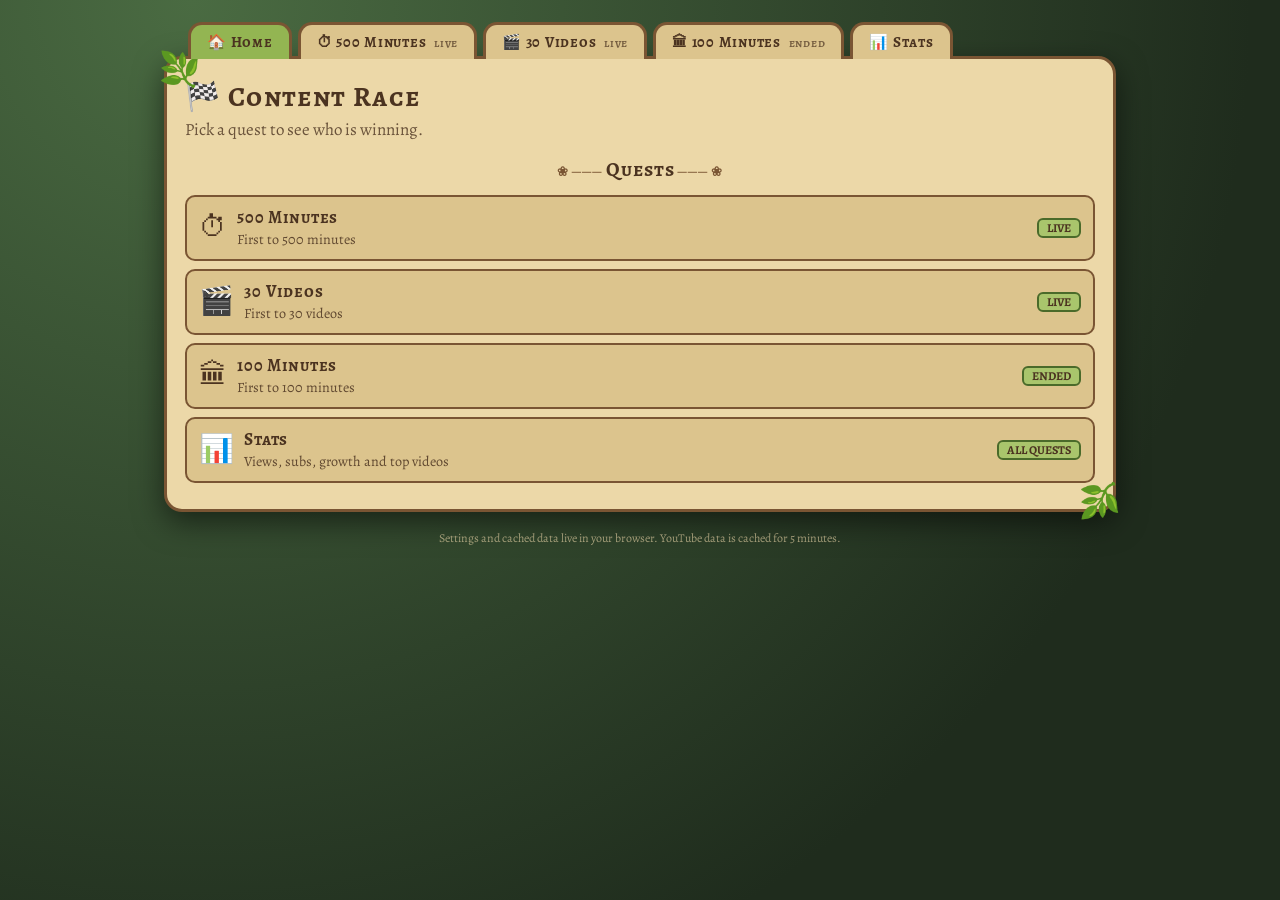
<file: index.html>
<!DOCTYPE html>
<html lang="en"><head><meta charset="UTF-8"><meta name="viewport" content="width=device-width,initial-scale=1"><title>Content Race</title>
<link href="https://fonts.googleapis.com/css2?family=Alegreya+SC:wght@500;700&family=Alegreya:wght@400;700&display=swap" rel="stylesheet">
<link rel="stylesheet" href="style.css">
<script src="js/core/config.js" defer></script><script src="js/core/utils.js" defer></script><script src="js/core/state.js" defer></script><script src="js/data/stats.js" defer></script><script src="js/render/render-nav.js" defer></script><script src="js/render/render-archive.js" defer></script><script src="js/render/render-board.js" defer></script><script src="js/render/render-feed.js" defer></script><script src="js/render/render.js" defer></script><script src="js/data/youtube.js" defer></script><script src="js/ui/settings.js" defer></script><script src="js/ui/main.js" defer></script>
</head>
<body data-root="" data-page="hub">
<div class="wrap">
  <nav id="tabs" class="tabs"></nav>
  <main class="book">
    <div class="head"><div><h1 id="title"></h1><p id="subtitle"></p></div></div>
    <section class="panel"><h2>Quests</h2><div id="hub"></div></section>
  </main>
  <p class="foot">Settings and cached data live in your browser. YouTube data is cached for 5 minutes.</p>
</div>

</body></html>
</file>
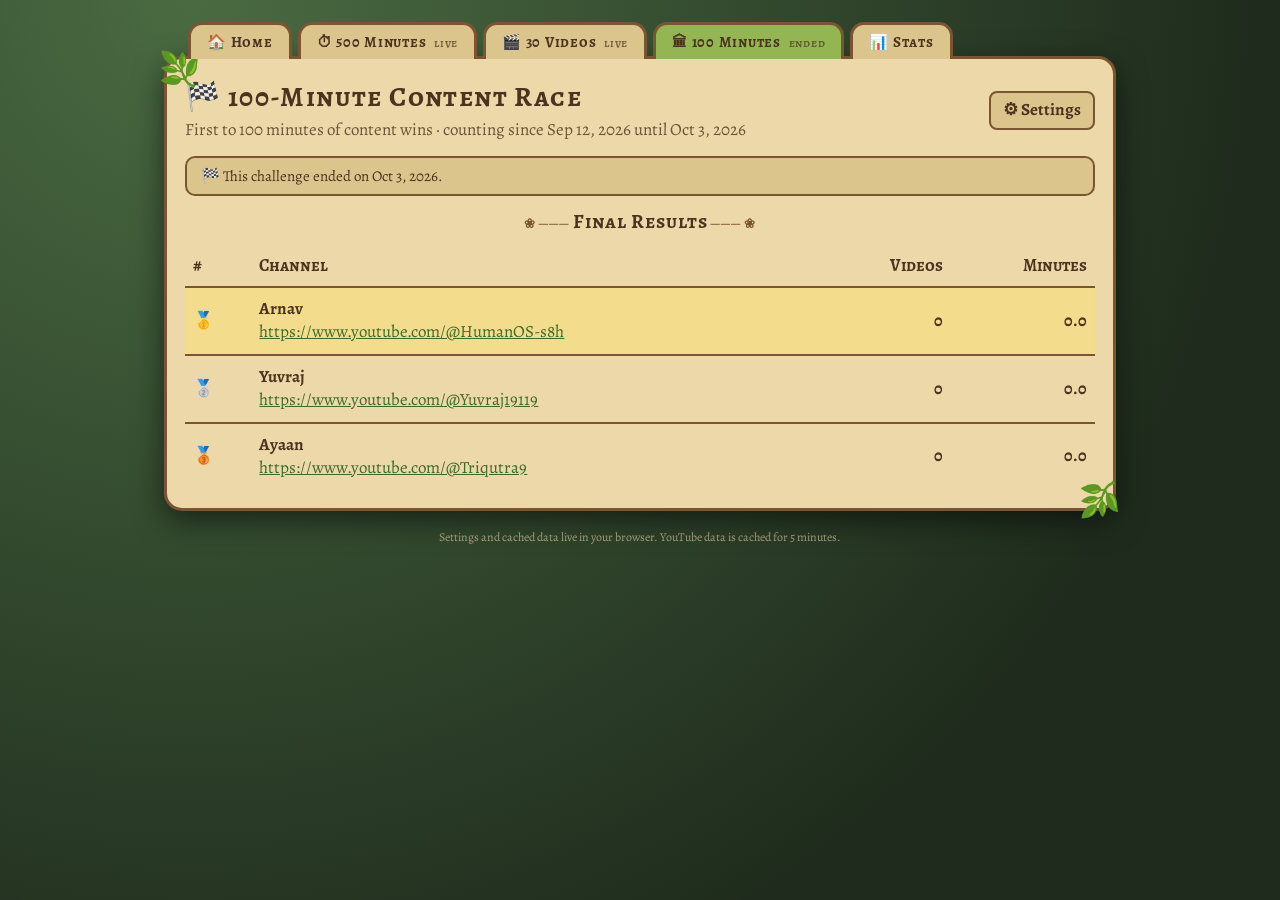
<file: pages/100-minutes.html>
<!DOCTYPE html>
<html lang="en"><head><meta charset="UTF-8"><meta name="viewport" content="width=device-width,initial-scale=1"><title>100-Minute Quest</title>
<link href="https://fonts.googleapis.com/css2?family=Alegreya+SC:wght@500;700&family=Alegreya:wght@400;700&display=swap" rel="stylesheet">
<link rel="stylesheet" href="../style.css">
<script src="../js/core/config.js" defer></script><script src="../js/core/utils.js" defer></script><script src="../js/core/state.js" defer></script><script src="../js/data/stats.js" defer></script><script src="../js/render/render-nav.js" defer></script><script src="../js/render/render-archive.js" defer></script><script src="../js/render/render-board.js" defer></script><script src="../js/render/render-feed.js" defer></script><script src="../js/render/render.js" defer></script><script src="../js/data/youtube.js" defer></script><script src="../js/ui/settings.js" defer></script><script src="../js/ui/main.js" defer></script>
</head>
<body data-root="../" data-page="m100">
<div class="wrap">
  <nav id="tabs" class="tabs"></nav>
  <main class="book">
    <div class="head"><div><h1 id="title"></h1><p id="subtitle"></p></div><button id="settingsBtn" class="btn">⚙ Settings</button></div>
    <div id="phase" class="hidden"></div><div id="status" class="hidden"></div><div id="winner" class="hidden"></div>
    <div id="live" class="cols">
      <section><h2>Quests</h2><div id="board"></div></section>
      <section><h2>Area Map</h2>
        <div id="feed" class="map"></div></section>
    </div>
    <section id="archive" class="hidden"></section>
  </main>
  <p class="foot">Settings and cached data live in your browser. YouTube data is cached for 5 minutes.</p>
</div>
<dialog id="settings"><div class="dl">
  <div class="top"><h2 style="margin:0">Settings</h2><button id="closeSettings" class="btn sm">✕</button></div>
  <div class="g2"><b class="sc" style="grid-column:span 2">⏱ Minutes race</b>
    <label>Goal (minutes)<input id="s_m500_goal" type="number" min="1" class="in"></label><label>Start date<input id="s_m500_start" type="date" class="in"></label>
    <b class="sc" style="grid-column:span 2">🎬 Videos race</b>
    <label>Goal (videos)<input id="s_v30_goal" type="number" min="1" class="in"></label><label>Start date<input id="s_v30_start" type="date" class="in"></label></div>
  <label>YouTube Data API v3 key<input id="s_key" type="password" placeholder="AIza..." class="in"></label>
  <div><b class="sc">Participants</b><div id="s_people" style="display:grid;gap:8px;margin-top:6px"></div><small>Channel: an @handle, channel URL, or UC… ID.</small></div>
  <div style="display:flex;flex-wrap:wrap;gap:8px"><button id="saveSettings" class="btn pri">Save &amp; sync</button><button id="exportBtn" class="btn">Export JSON</button>
    <label class="btn">Import JSON<input id="importFile" type="file" accept="application/json" class="hidden"></label>
    <button id="demoBtn" class="btn">Load demo data</button><button id="clearDemoBtn" class="btn">Clear demo</button><button id="resetBtn" class="btn" style="margin-left:auto">Reset all</button></div>
</div></dialog>
</body></html>
</file>
<file: style.css>
:root{--ink:#4b3320;--par:#ecd8a8;--par2:#dcc48d;--edge:#7a5533;--grn:#93b552;--dp:#3d3462}
*{box-sizing:border-box}
body{margin:0;min-height:100vh;font:17px/1.35 'Alegreya',Georgia,serif;color:var(--ink);background:#1f2c1d}
body::before{content:'';position:fixed;inset:0;z-index:-1;background:radial-gradient(circle at 15% 0,#4a6b42,#1f2c1d 75%)}
h1,h2,.sc,.tab,.t em,.big,.q b{font-family:'Alegreya SC',Georgia,serif;letter-spacing:.05em}
a{color:#3d6a2a}.hidden{display:none!important}
.wrap{max-width:980px;margin:0 auto;padding:22px 14px 40px}
.tabs{display:flex;gap:6px;flex-wrap:wrap;padding-left:24px;margin-bottom:-3px;position:relative;z-index:1}
.tab{padding:7px 16px;border:3px solid var(--edge);border-bottom:0;border-radius:14px 14px 0 0;background:var(--par2);color:var(--ink);text-decoration:none;font-weight:700;font-size:15px}
.tab.on{background:var(--grn)}.tab small{font-size:10px;opacity:.7;margin-left:4px}
.book{position:relative;background:var(--par);border:3px solid var(--edge);border-radius:18px;padding:20px 18px 18px;box-shadow:0 10px 30px #0008}
.book::before,.book::after{content:'🌿';position:absolute;font-size:34px}
.book::before{left:-8px;top:-12px;transform:scaleX(-1)}.book::after{right:-8px;bottom:-14px;transform:rotate(180deg)}
.head{display:flex;justify-content:space-between;align-items:center;gap:10px;flex-wrap:wrap;margin-bottom:14px}
h1{margin:0;font-size:28px}.head p{margin:2px 0 0;opacity:.8}
.cols{display:grid;grid-template-columns:1fr 1.15fr;gap:20px}
@media(max-width:760px){.cols{grid-template-columns:1fr}}
h2{text-align:center;margin:0 0 12px;font-size:20px}
h2::before{content:'❀ ─── '}h2::after{content:' ─── ❀'}h2::before,h2::after{color:var(--edge);font-size:13px}
.q{display:flex;gap:10px;align-items:center;width:100%;padding:10px 12px;margin-bottom:8px;border:2px solid var(--edge);border-radius:10px;background:var(--par2);cursor:pointer;text-align:left;font:inherit;color:inherit}
.q.on{background:var(--grn);box-shadow:inset 0 0 0 2px #fff9}
.q b{display:block;font-size:17px}.q small{display:block;opacity:.85}.ico{font-size:28px}.r{font-weight:700}
.pb{height:8px;border-radius:6px;background:#0002;overflow:hidden;margin-top:5px}
.pb i{display:block;height:100%;background:var(--c,var(--edge));transition:width .8s cubic-bezier(.2,.8,.2,1)}
.tiles{display:grid;grid-template-columns:repeat(3,1fr);gap:10px;margin-bottom:12px}
.t{aspect-ratio:1.3;border:3px solid #1e1836;border-radius:12px;background:var(--dp);color:#fff;cursor:pointer;font:inherit;display:flex;flex-direction:column;align-items:center;justify-content:center;gap:2px}
.t span{font-size:26px}.t em{font-style:normal;font-size:12px}
.t.on{background:#3f6d34;border-color:#fff;outline:3px solid #1e1836}
.info{border:2px solid var(--edge);border-radius:10px;background:var(--par2);padding:12px 14px;margin-bottom:16px}
.top{display:flex;justify-content:space-between;align-items:center}.big{font-size:26px;font-weight:700;margin:2px 0 6px}
.tag{border:2px solid #4a6a2a;background:#a9c56c;border-radius:6px;padding:0 8px;font-size:12px;font-weight:700;white-space:nowrap}
.row{display:flex;align-items:center;gap:8px;font-size:14px;margin-top:4px}.row b{width:64px;font-weight:700}.row .pb{flex:1;margin:0}
.map{max-height:340px;overflow-y:auto;display:grid;gap:8px;padding-right:4px}
.v{display:flex;gap:10px;align-items:center;padding:8px;border:2px solid var(--edge);border-left:6px solid var(--c);border-radius:10px;background:var(--par2)}
.v img,.nothumb{width:80px;height:48px;object-fit:cover;border-radius:6px;border:2px solid var(--edge);flex:none;display:grid;place-items:center;background:#b9d78a}
.vt{font-weight:700;white-space:nowrap;overflow:hidden;text-overflow:ellipsis}.vt a{color:inherit;text-decoration:none}.vm{font-size:13px;opacity:.85}
.vs{display:flex;gap:12px}.empty{text-align:center;padding:26px;border:2px dashed var(--edge);border-radius:10px;opacity:.7}
.msg{padding:8px 14px;border:2px solid var(--edge);border-radius:10px;margin-bottom:12px;background:var(--par2);font-size:15px}
.msg.ok{background:#b9d78a}.msg.err{background:#e5a292}
.win{text-align:center;padding:12px;margin-bottom:14px;border:3px solid #b8892c;border-radius:12px;background:#f3dd8c}
.tbl{width:100%;border-collapse:collapse}.tbl th{text-align:left;font-family:'Alegreya SC';padding:8px}.tbl td{padding:10px 8px;border-top:2px solid var(--edge)}.tbl .gold{background:#f3dd8c}
.btn,.in{font:inherit;color:inherit;border:2px solid var(--edge);border-radius:8px;padding:6px 12px;background:#f6ebc8}
.in{width:100%}.btn{background:var(--par2);cursor:pointer;font-weight:700}.btn.pri{background:var(--grn)}.btn.sm{padding:2px 8px;font-size:12px}.btn:hover{filter:brightness(1.08)}
select.in{width:auto;padding:3px 10px}
dialog{max-width:560px;width:calc(100% - 24px);padding:0;border:3px solid var(--edge);border-radius:16px;background:var(--par);color:var(--ink)}
dialog::backdrop{background:#000a}dialog .in{margin-top:3px}.dl{padding:20px;max-height:85vh;overflow-y:auto;display:grid;gap:14px}
.g2{display:grid;grid-template-columns:1fr 1fr;gap:10px}.prow{display:grid;grid-template-columns:14px 1fr 1fr;gap:8px;align-items:center}.prow span{width:12px;height:12px;border-radius:50%}
.prow input:nth-child(2){grid-column:auto}.foot{margin-top:18px;font-size:12px;color:#e8d5a8b0;text-align:center}

.hb{display:flex;gap:8px;flex-wrap:wrap}

/* ================= Responsive ================= */
html{-webkit-text-size-adjust:100%}img,svg{max-width:100%}
@media(max-width:600px){
  body{font-size:16px}
  .wrap{padding:12px 10px 32px}
  .tabs{padding-left:6px;gap:4px;margin-bottom:-3px}
  .tab{flex:1 1 auto;text-align:center;white-space:nowrap;padding:8px 10px;font-size:13px}.tab small{display:none}
  .book{padding:16px 12px 14px;border-radius:14px}.book::before,.book::after{font-size:26px}
  h1{font-size:22px}h2{font-size:18px}
  .cols{gap:16px}.head>.btn{width:100%}
  .q{padding:10px}.ico{font-size:24px}
  .v img,.nothumb{width:64px;height:40px}
  .tbl{font-size:14px}.tbl th,.tbl td{padding:8px 4px}.tbl a{word-break:break-all;font-size:12px}
  .g2{grid-template-columns:1fr}.g2 .sc{grid-column:auto!important}
  .prow{grid-template-columns:14px 1fr}.prow input:nth-child(3){grid-column:2}
  .dl{padding:14px;max-height:88dvh}
  .hb{width:100%}.hb .btn{flex:1}
}

/* Challenge pages: big person cards — one row on PC, stacked on mobile; Area Map sits below */
#live.cols{grid-template-columns:1fr;gap:22px}
#board{display:grid;grid-template-columns:repeat(3,1fr);gap:16px}
#board .q{flex-direction:column;align-items:stretch;justify-content:center;text-align:center;gap:10px;margin:0;padding:22px 16px}
#board .ico{font-size:48px;line-height:1}
#board .q b{font-size:24px}#board .q small{font-size:16px;margin-top:2px}
#board .pb{height:14px;margin-top:10px}
#board .r{font-size:30px;font-family:'Alegreya SC',Georgia,serif}
@media(max-width:760px){#board{grid-template-columns:1fr;gap:10px}#board .q{padding:12px 14px;gap:4px}#board .ico{font-size:34px}#board .q b{font-size:21px}#board .pb{margin-top:6px}#board .r{font-size:24px}}

/* Stop long video titles from stretching grid columns past the screen */
.cols{grid-template-columns:minmax(0,1fr) minmax(0,1.15fr)}
#live.cols{grid-template-columns:minmax(0,1fr)}
.cols>section,.book,.wrap{min-width:0}
#board{grid-template-columns:repeat(3,minmax(0,1fr))}
.map{grid-template-columns:minmax(0,1fr)}
.v>div{min-width:0}
.vt{max-width:100%}.vm{overflow-wrap:anywhere}
@media(max-width:760px){.cols{grid-template-columns:minmax(0,1fr)}#board{grid-template-columns:minmax(0,1fr)}}
</file>
